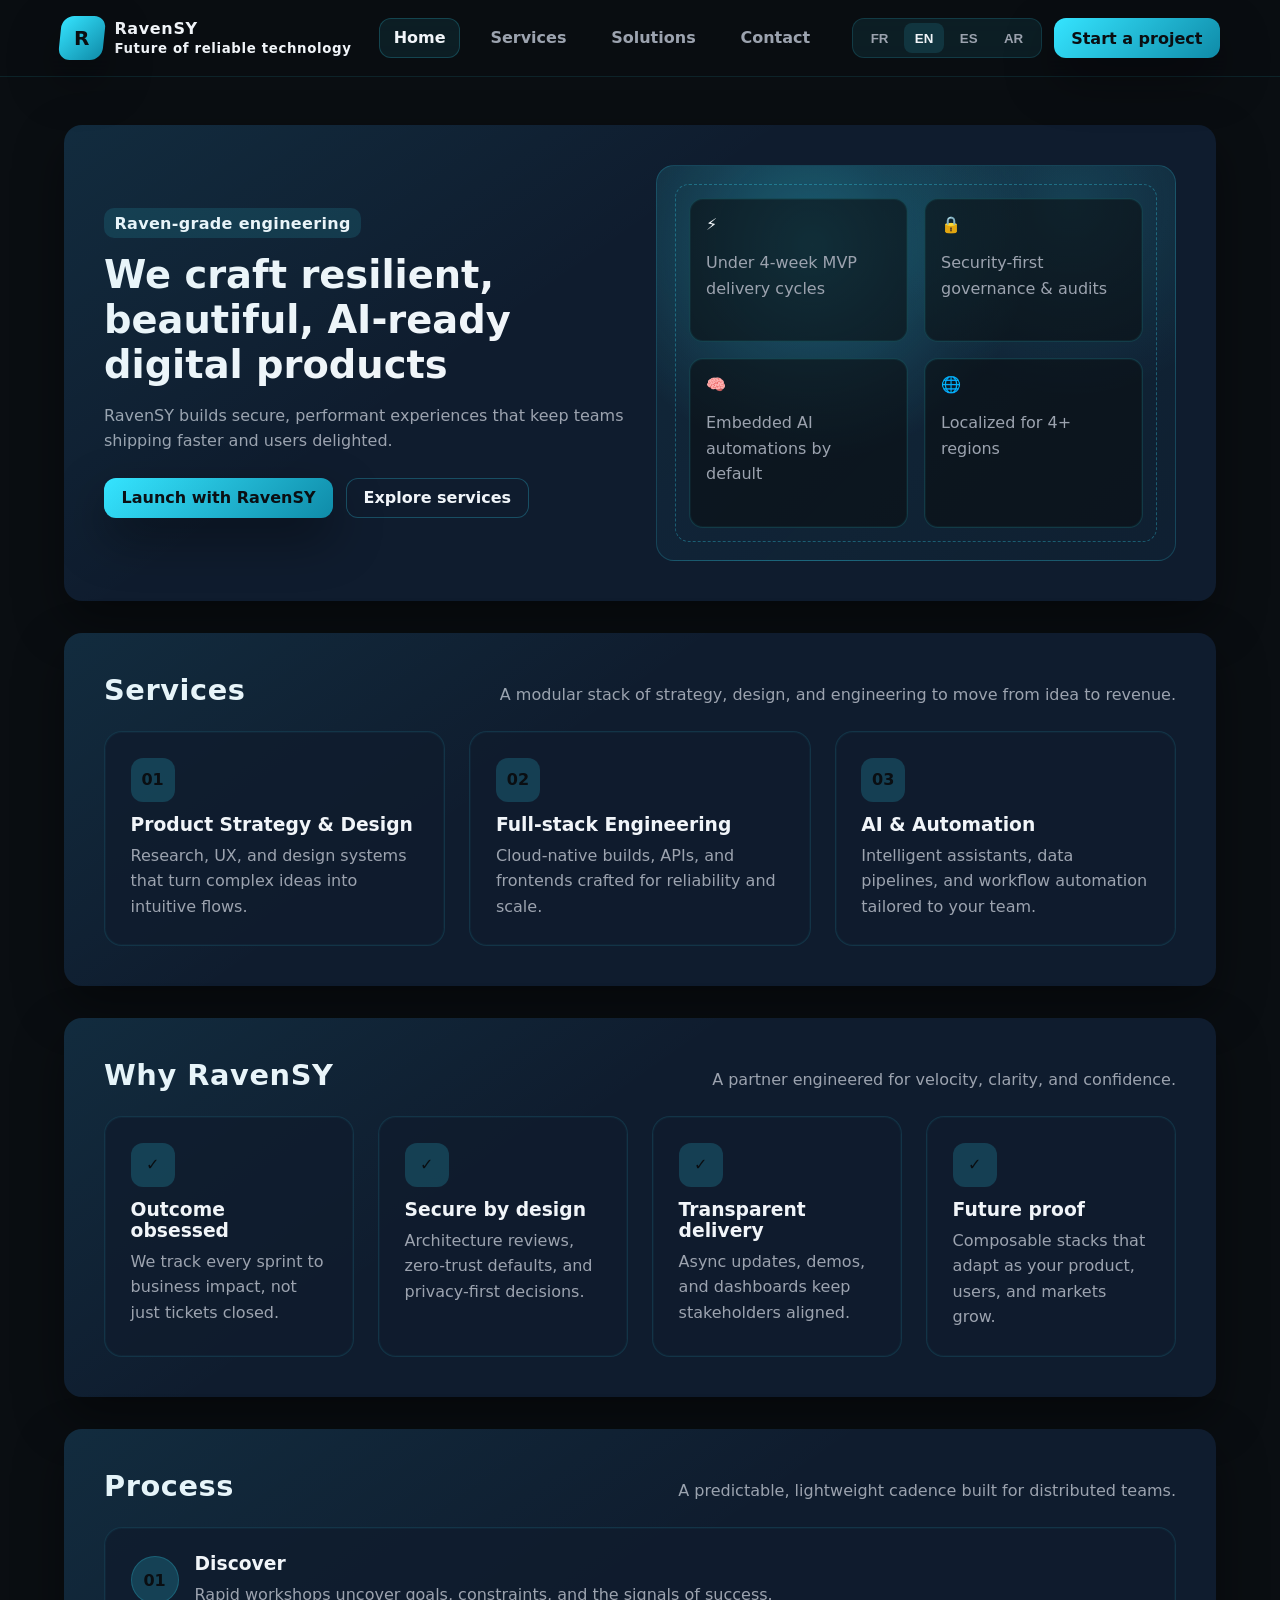
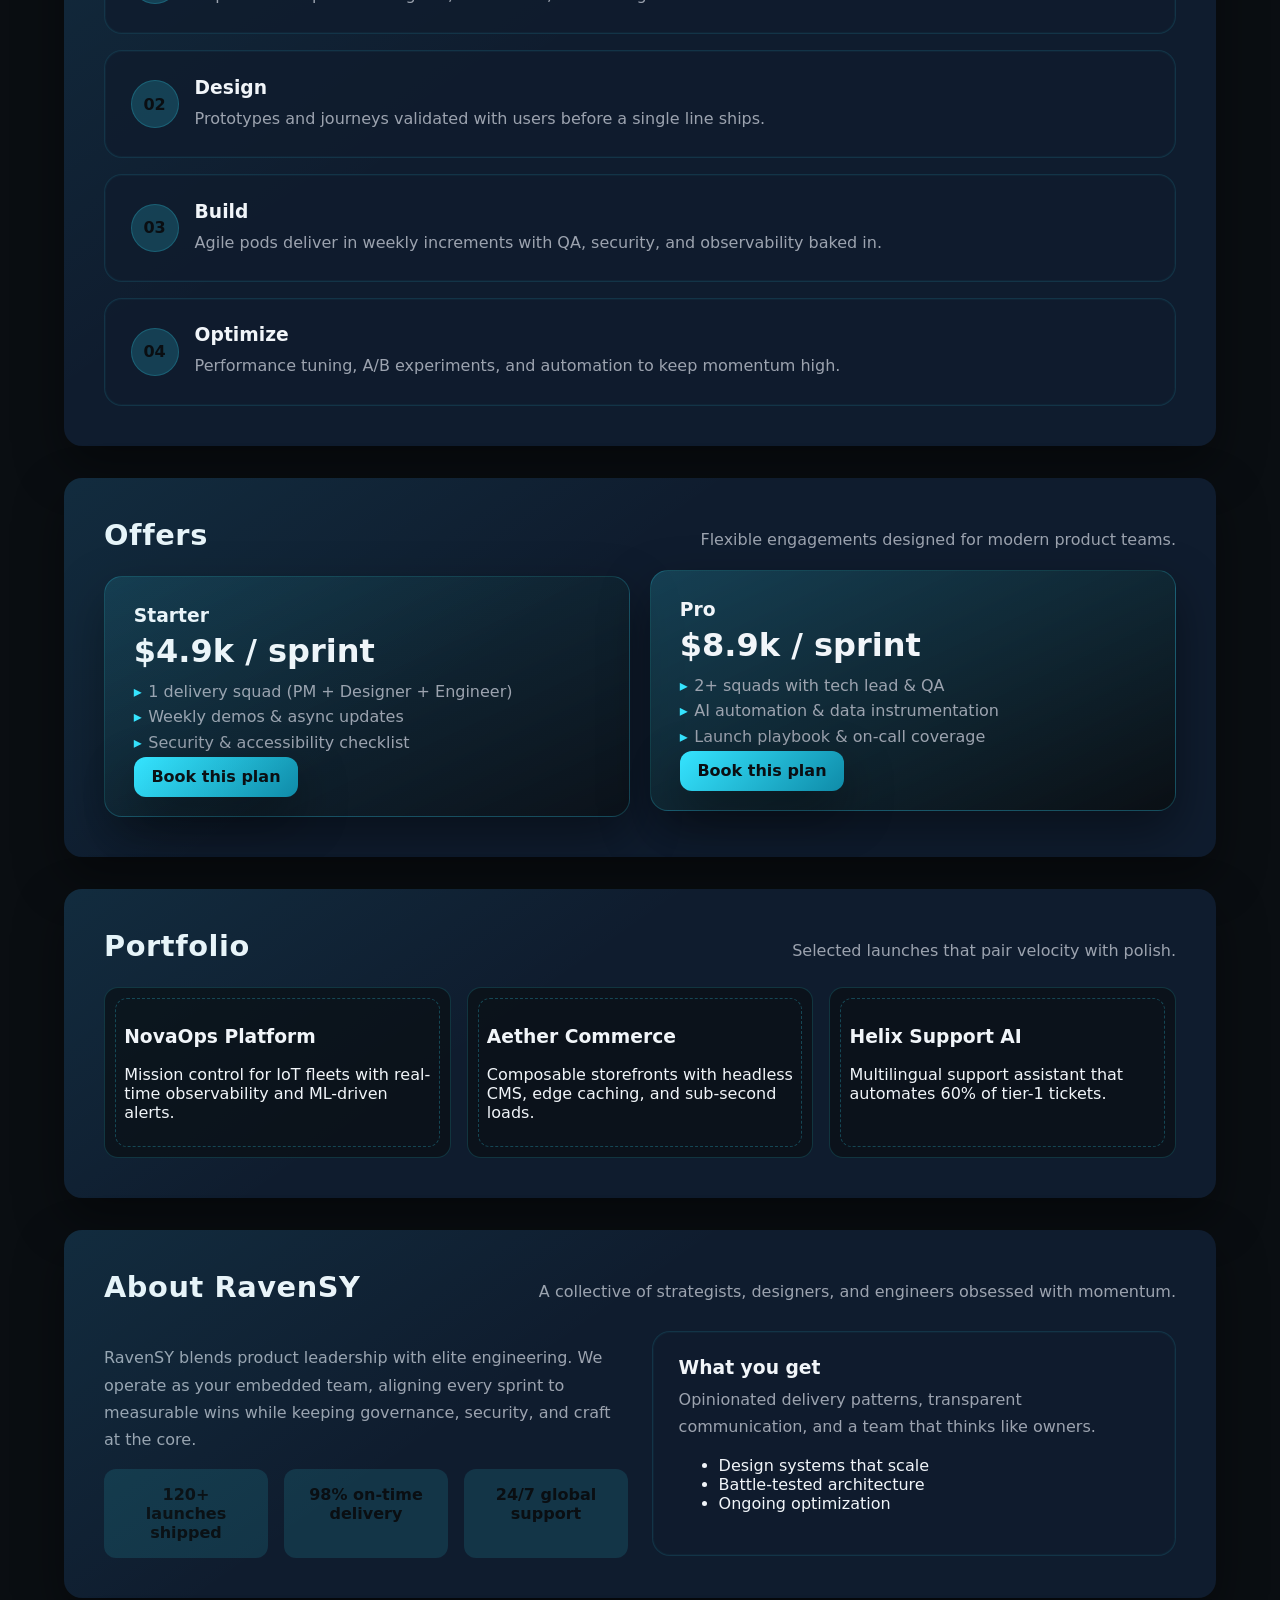
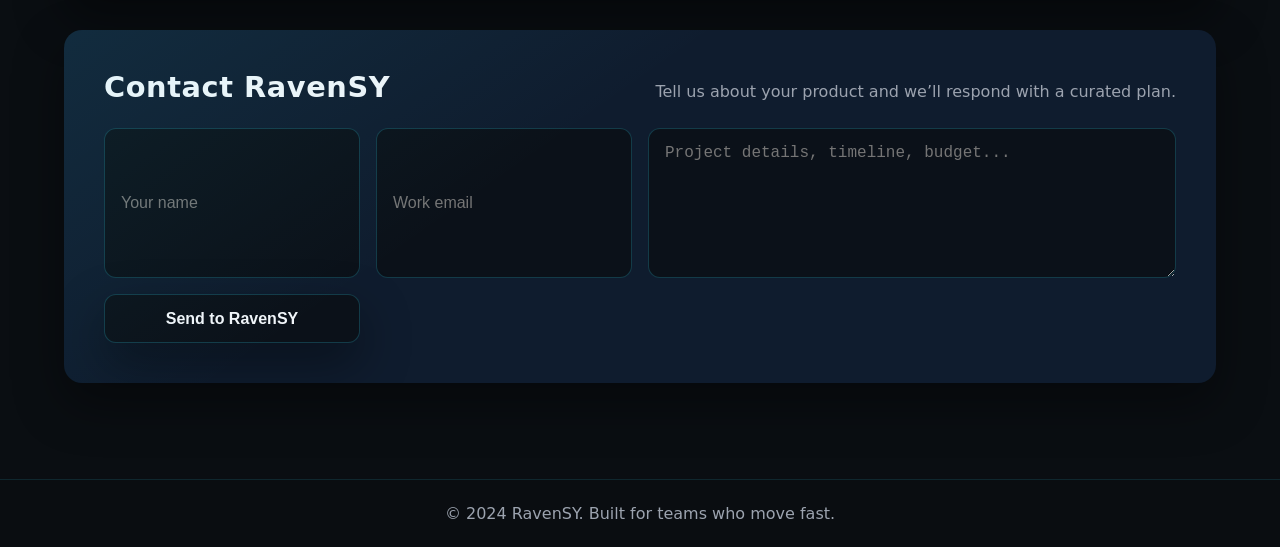
<file: index.html>
<!DOCTYPE html>
<html lang="en">
  <head>
    <meta charset="UTF-8" />
    <meta name="viewport" content="width=device-width, initial-scale=1.0" />
    <title>RavenSY | Future-forward Tech Agency</title>
    <link rel="stylesheet" href="assets/css/style.css" />
  </head>
  <body>
    <header>
      <div class="navbar">
        <div class="brand">
          <div class="brand-icon"><span>R</span></div>
          <div>
            <div>RavenSY</div>
            <small data-i18n="nav.tagline">Future of reliable technology</small>
          </div>
        </div>
        <button class="menu-toggle" aria-label="Toggle menu">☰</button>
        <nav>
          <ul>
            <li><a href="index.html" data-i18n="nav.home"></a></li>
            <li><a href="services.html" data-i18n="nav.services"></a></li>
            <li><a href="solutions.html" data-i18n="nav.solutions"></a></li>
            <li><a href="contact.html" data-i18n="nav.contact"></a></li>
          </ul>
        </nav>
        <div class="controls">
          <div class="language-switcher" aria-label="Language selector">
            <button data-lang="fr">FR</button>
            <button data-lang="en">EN</button>
            <button data-lang="es">ES</button>
            <button data-lang="ar">AR</button>
          </div>
          <a class="cta" href="#contact" data-i18n="nav.cta"></a>
        </div>
      </div>
    </header>

    <main>
      <section class="section hero fade-in" id="hero">
        <div>
          <div class="badge" data-i18n="hero.badge"></div>
          <h1 data-i18n="hero.title"></h1>
          <p data-i18n="hero.subtitle"></p>
          <div class="hero-actions">
            <a class="cta" href="#contact" data-i18n="hero.primary"></a>
            <a class="cta" href="#services" style="background: transparent; color: var(--text); box-shadow: inset 0 0 0 1px rgba(53, 228, 255, 0.25);" data-i18n="hero.secondary"></a>
          </div>
        </div>
        <div class="hero-visual">
          <div class="hero-grid">
            <div class="hero-card">
              <div class="icon">⚡</div>
              <p data-i18n="hero.stats.speed"></p>
            </div>
            <div class="hero-card">
              <div class="icon">🔒</div>
              <p data-i18n="hero.stats.security"></p>
            </div>
            <div class="hero-card">
              <div class="icon">🧠</div>
              <p data-i18n="hero.stats.ai"></p>
            </div>
            <div class="hero-card">
              <div class="icon">🌐</div>
              <p data-i18n="hero.stats.global"></p>
            </div>
          </div>
        </div>
      </section>

      <section class="section fade-in" id="services">
        <div class="section-header">
          <h2 class="section-title" data-i18n="services.title"></h2>
          <p class="section-subtitle" data-i18n="services.subtitle"></p>
        </div>
        <div class="grid grid-3">
          <div class="card">
            <div class="icon">01</div>
            <h3 data-i18n="services.card1.title"></h3>
            <p data-i18n="services.card1.desc"></p>
          </div>
          <div class="card">
            <div class="icon">02</div>
            <h3 data-i18n="services.card2.title"></h3>
            <p data-i18n="services.card2.desc"></p>
          </div>
          <div class="card">
            <div class="icon">03</div>
            <h3 data-i18n="services.card3.title"></h3>
            <p data-i18n="services.card3.desc"></p>
          </div>
        </div>
      </section>

      <section class="section fade-in" id="why">
        <div class="section-header">
          <h2 class="section-title" data-i18n="why.title"></h2>
          <p class="section-subtitle" data-i18n="why.subtitle"></p>
        </div>
        <div class="grid grid-4">
          <div class="card">
            <div class="icon">✓</div>
            <h3 data-i18n="why.card1.title"></h3>
            <p data-i18n="why.card1.desc"></p>
          </div>
          <div class="card">
            <div class="icon">✓</div>
            <h3 data-i18n="why.card2.title"></h3>
            <p data-i18n="why.card2.desc"></p>
          </div>
          <div class="card">
            <div class="icon">✓</div>
            <h3 data-i18n="why.card3.title"></h3>
            <p data-i18n="why.card3.desc"></p>
          </div>
          <div class="card">
            <div class="icon">✓</div>
            <h3 data-i18n="why.card4.title"></h3>
            <p data-i18n="why.card4.desc"></p>
          </div>
        </div>
      </section>

      <section class="section fade-in" id="process">
        <div class="section-header">
          <h2 class="section-title" data-i18n="process.title"></h2>
          <p class="section-subtitle" data-i18n="process.subtitle"></p>
        </div>
        <div class="process-steps">
          <div class="card process-step">
            <div>
              <h3 data-i18n="process.step1.title"></h3>
              <p data-i18n="process.step1.desc"></p>
            </div>
          </div>
          <div class="card process-step">
            <div>
              <h3 data-i18n="process.step2.title"></h3>
              <p data-i18n="process.step2.desc"></p>
            </div>
          </div>
          <div class="card process-step">
            <div>
              <h3 data-i18n="process.step3.title"></h3>
              <p data-i18n="process.step3.desc"></p>
            </div>
          </div>
          <div class="card process-step">
            <div>
              <h3 data-i18n="process.step4.title"></h3>
              <p data-i18n="process.step4.desc"></p>
            </div>
          </div>
        </div>
      </section>

      <section class="section fade-in" id="offers">
        <div class="section-header">
          <h2 class="section-title" data-i18n="offers.title"></h2>
          <p class="section-subtitle" data-i18n="offers.subtitle"></p>
        </div>
        <div class="offers">
          <div class="offer">
            <h3 data-i18n="offers.starter.title"></h3>
            <p class="price" data-i18n="offers.starter.price"></p>
            <ul>
              <li data-i18n="offers.starter.point1"></li>
              <li data-i18n="offers.starter.point2"></li>
              <li data-i18n="offers.starter.point3"></li>
            </ul>
            <a class="cta" href="#contact" data-i18n="offers.cta"></a>
          </div>
          <div class="offer highlight">
            <h3 data-i18n="offers.pro.title"></h3>
            <p class="price" data-i18n="offers.pro.price"></p>
            <ul>
              <li data-i18n="offers.pro.point1"></li>
              <li data-i18n="offers.pro.point2"></li>
              <li data-i18n="offers.pro.point3"></li>
            </ul>
            <a class="cta" href="#contact" data-i18n="offers.cta"></a>
          </div>
        </div>
      </section>

      <section class="section fade-in" id="portfolio">
        <div class="section-header">
          <h2 class="section-title" data-i18n="portfolio.title"></h2>
          <p class="section-subtitle" data-i18n="portfolio.subtitle"></p>
        </div>
        <div class="portfolio">
          <div class="portfolio-item">
            <h3 data-i18n="portfolio.item1.title"></h3>
            <p data-i18n="portfolio.item1.desc"></p>
          </div>
          <div class="portfolio-item">
            <h3 data-i18n="portfolio.item2.title"></h3>
            <p data-i18n="portfolio.item2.desc"></p>
          </div>
          <div class="portfolio-item">
            <h3 data-i18n="portfolio.item3.title"></h3>
            <p data-i18n="portfolio.item3.desc"></p>
          </div>
        </div>
      </section>

      <section class="section fade-in" id="about">
        <div class="section-header">
          <h2 class="section-title" data-i18n="about.title"></h2>
          <p class="section-subtitle" data-i18n="about.subtitle"></p>
        </div>
        <div class="about">
          <div>
            <p data-i18n="about.copy"></p>
            <div class="stats">
              <div class="stat-card" data-i18n="about.stat1"></div>
              <div class="stat-card" data-i18n="about.stat2"></div>
              <div class="stat-card" data-i18n="about.stat3"></div>
            </div>
          </div>
          <div class="card">
            <h3 data-i18n="about.side.title"></h3>
            <p data-i18n="about.side.desc"></p>
            <ul>
              <li data-i18n="about.side.point1"></li>
              <li data-i18n="about.side.point2"></li>
              <li data-i18n="about.side.point3"></li>
            </ul>
          </div>
        </div>
      </section>

      <section class="section fade-in" id="contact">
        <div class="section-header">
          <h2 class="section-title" data-i18n="contact.title"></h2>
          <p class="section-subtitle" data-i18n="contact.subtitle"></p>
        </div>
        <form class="contact-form" action="https://formsubmit.co/contact@ravensy.com" method="POST">
          <input type="hidden" name="_captcha" value="false" />
          <input type="text" name="name" required data-i18n-placeholder="contact.name" />
          <input type="email" name="email" required data-i18n-placeholder="contact.email" />
          <textarea name="message" required data-i18n-placeholder="contact.message"></textarea>
          <input class="cta" type="submit" data-i18n-value="contact.submit" />
        </form>
      </section>
    </main>

    <footer class="footer" data-i18n="footer"></footer>

    <script src="assets/js/menu.js"></script>
    <script src="assets/js/animations.js"></script>
    <script src="assets/js/language.js"></script>
  </body>
</html>
</file>
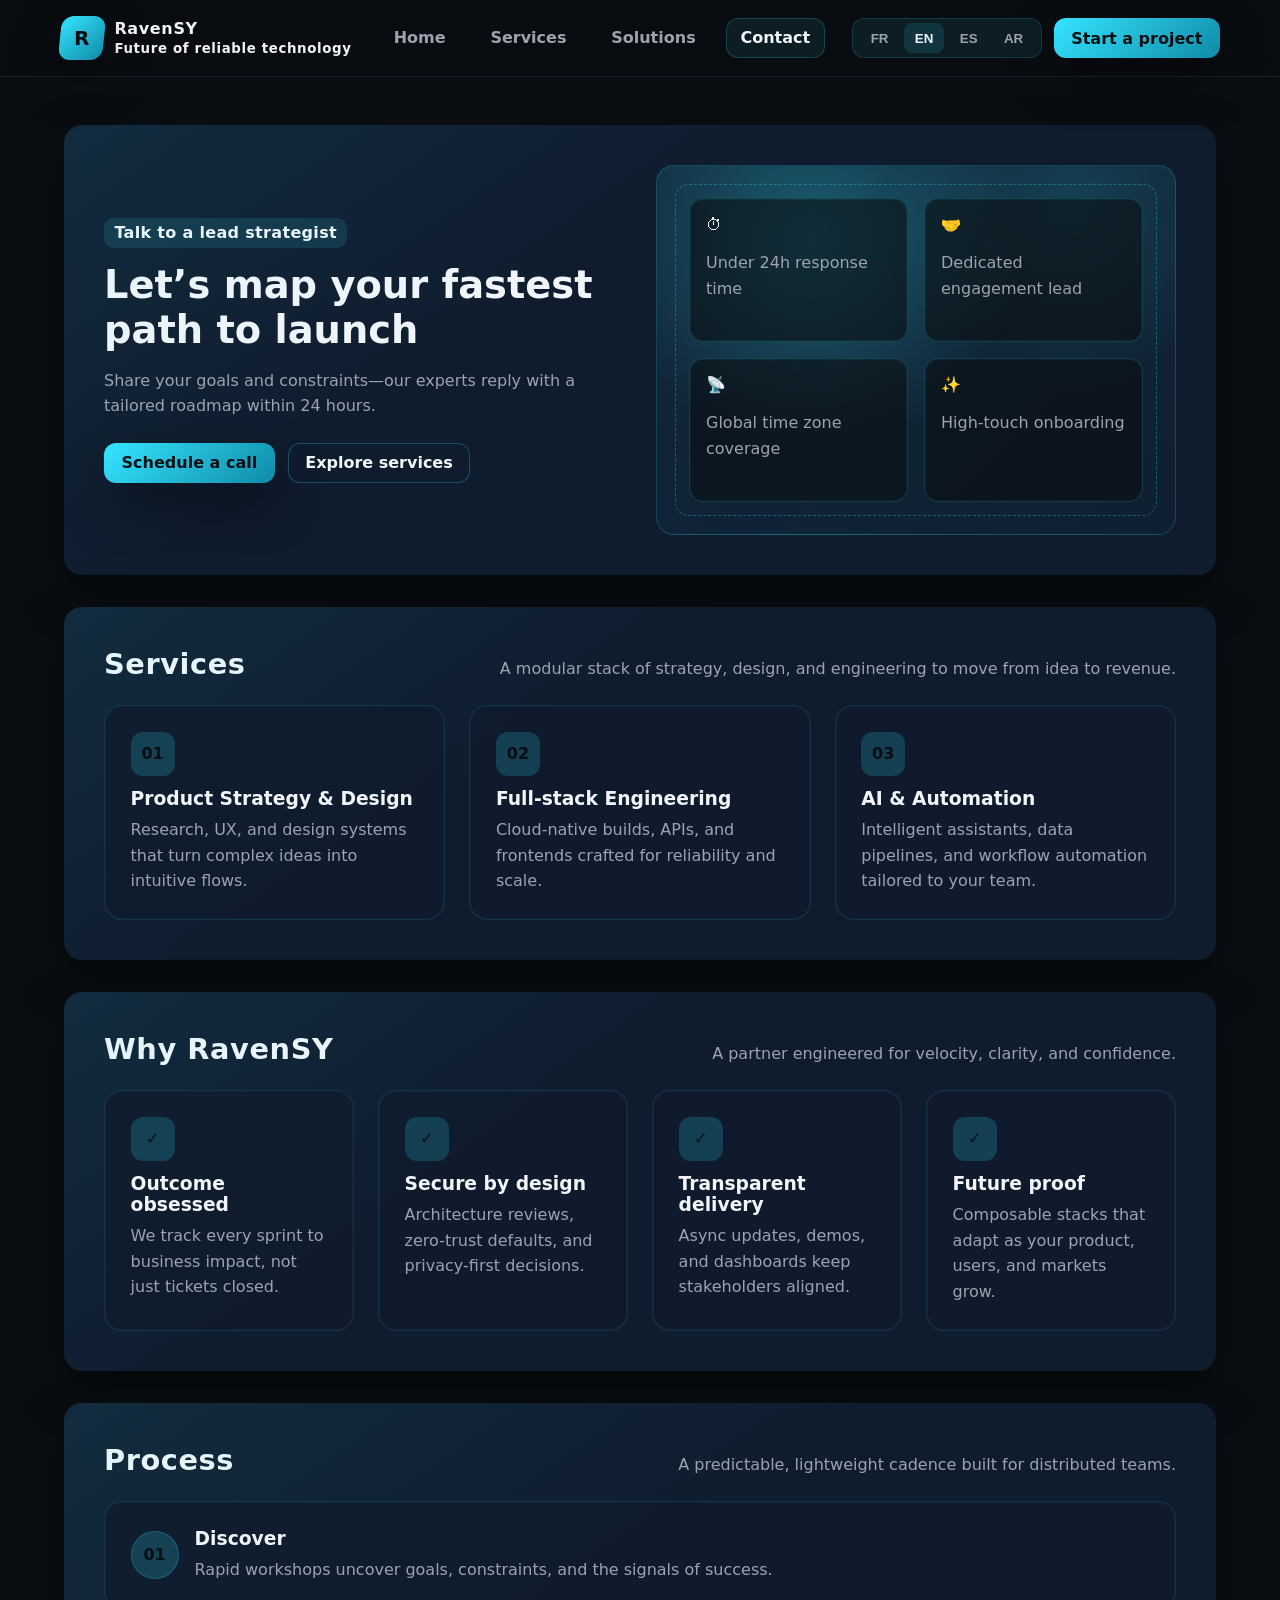
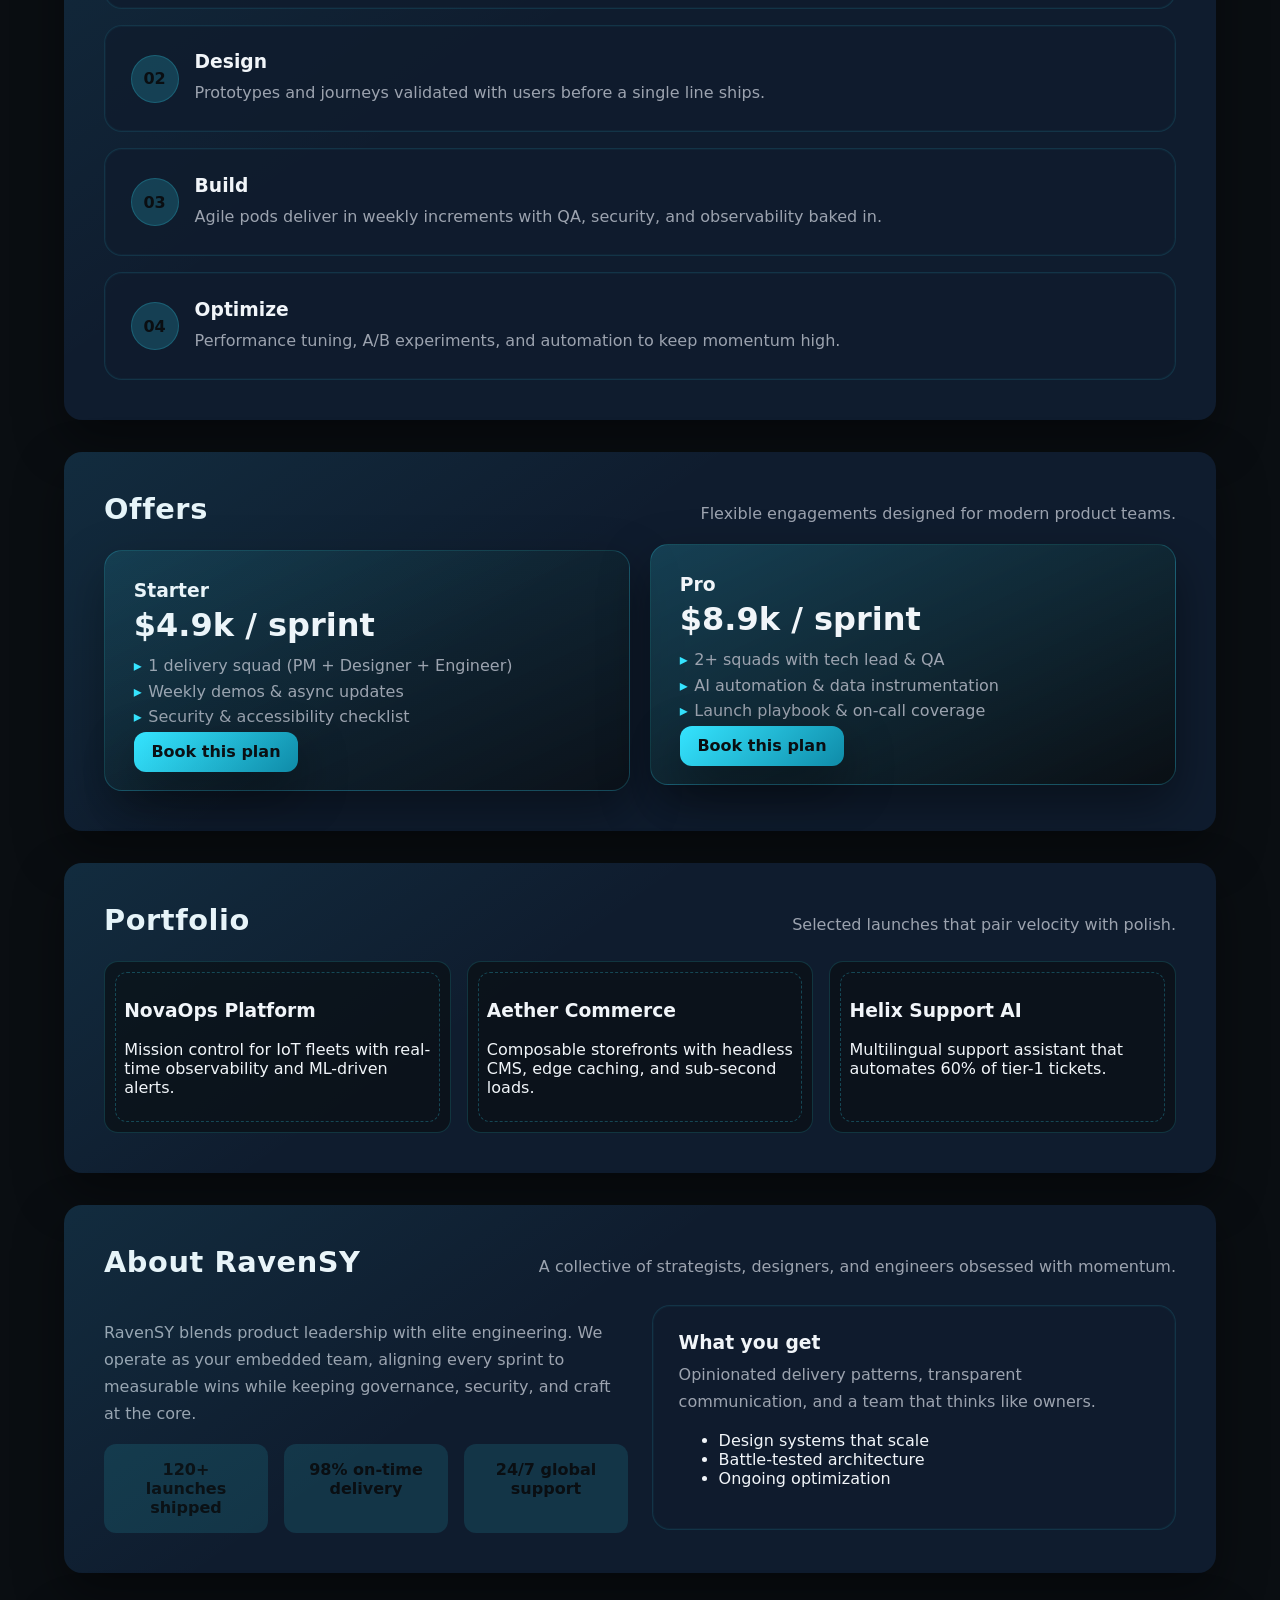
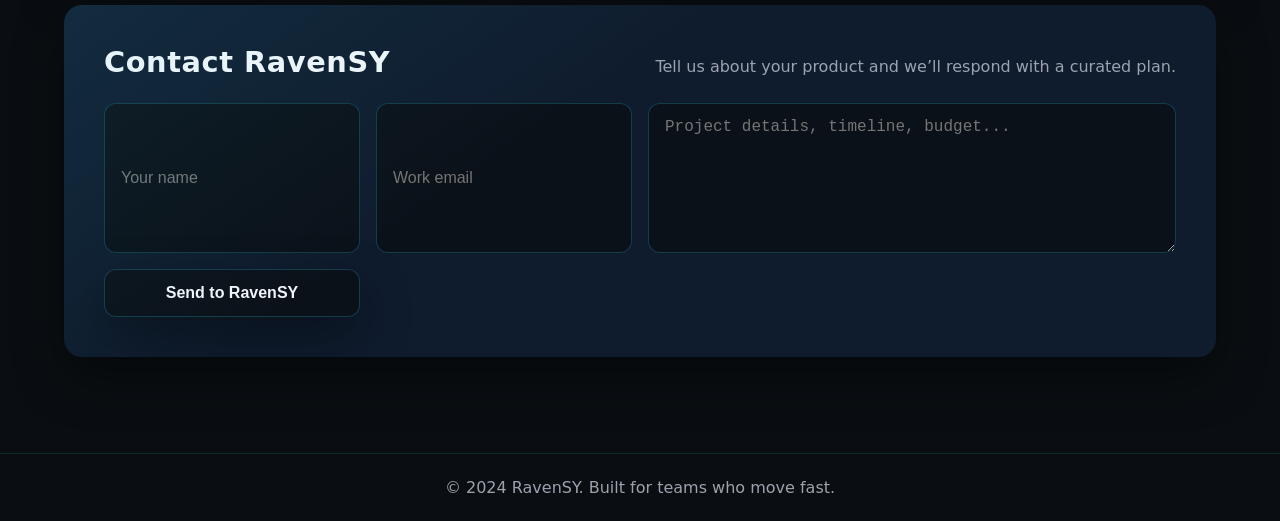
<file: contact.html>
<!DOCTYPE html>
<html lang="en">
  <head>
    <meta charset="UTF-8" />
    <meta name="viewport" content="width=device-width, initial-scale=1.0" />
    <title>RavenSY | Contact</title>
    <link rel="stylesheet" href="assets/css/style.css" />
  </head>
  <body>
    <header>
      <div class="navbar">
        <div class="brand">
          <div class="brand-icon"><span>R</span></div>
          <div>
            <div>RavenSY</div>
            <small data-i18n="nav.tagline">Future of reliable technology</small>
          </div>
        </div>
        <button class="menu-toggle" aria-label="Toggle menu">☰</button>
        <nav>
          <ul>
            <li><a href="index.html" data-i18n="nav.home"></a></li>
            <li><a href="services.html" data-i18n="nav.services"></a></li>
            <li><a href="solutions.html" data-i18n="nav.solutions"></a></li>
            <li><a href="contact.html" data-i18n="nav.contact"></a></li>
          </ul>
        </nav>
        <div class="controls">
          <div class="language-switcher" aria-label="Language selector">
            <button data-lang="fr">FR</button>
            <button data-lang="en">EN</button>
            <button data-lang="es">ES</button>
            <button data-lang="ar">AR</button>
          </div>
          <a class="cta" href="#contact" data-i18n="nav.cta"></a>
        </div>
      </div>
    </header>

    <main>
      <section class="section hero fade-in" id="hero">
        <div>
          <div class="badge" data-i18n="contact.hero.badge"></div>
          <h1 data-i18n="contact.hero.title"></h1>
          <p data-i18n="contact.hero.subtitle"></p>
          <div class="hero-actions">
            <a class="cta" href="#contact" data-i18n="contact.hero.primary"></a>
            <a class="cta" href="#offers" style="background: transparent; color: var(--text); box-shadow: inset 0 0 0 1px rgba(53, 228, 255, 0.25);" data-i18n="hero.secondary"></a>
          </div>
        </div>
        <div class="hero-visual">
          <div class="hero-grid">
            <div class="hero-card">
              <div class="icon">⏱</div>
              <p data-i18n="contact.hero.stat1"></p>
            </div>
            <div class="hero-card">
              <div class="icon">🤝</div>
              <p data-i18n="contact.hero.stat2"></p>
            </div>
            <div class="hero-card">
              <div class="icon">📡</div>
              <p data-i18n="contact.hero.stat3"></p>
            </div>
            <div class="hero-card">
              <div class="icon">✨</div>
              <p data-i18n="contact.hero.stat4"></p>
            </div>
          </div>
        </div>
      </section>

      <section class="section fade-in" id="services">
        <div class="section-header">
          <h2 class="section-title" data-i18n="services.title"></h2>
          <p class="section-subtitle" data-i18n="services.subtitle"></p>
        </div>
        <div class="grid grid-3">
          <div class="card">
            <div class="icon">01</div>
            <h3 data-i18n="services.card1.title"></h3>
            <p data-i18n="services.card1.desc"></p>
          </div>
          <div class="card">
            <div class="icon">02</div>
            <h3 data-i18n="services.card2.title"></h3>
            <p data-i18n="services.card2.desc"></p>
          </div>
          <div class="card">
            <div class="icon">03</div>
            <h3 data-i18n="services.card3.title"></h3>
            <p data-i18n="services.card3.desc"></p>
          </div>
        </div>
      </section>

      <section class="section fade-in" id="why">
        <div class="section-header">
          <h2 class="section-title" data-i18n="why.title"></h2>
          <p class="section-subtitle" data-i18n="why.subtitle"></p>
        </div>
        <div class="grid grid-4">
          <div class="card">
            <div class="icon">✓</div>
            <h3 data-i18n="why.card1.title"></h3>
            <p data-i18n="why.card1.desc"></p>
          </div>
          <div class="card">
            <div class="icon">✓</div>
            <h3 data-i18n="why.card2.title"></h3>
            <p data-i18n="why.card2.desc"></p>
          </div>
          <div class="card">
            <div class="icon">✓</div>
            <h3 data-i18n="why.card3.title"></h3>
            <p data-i18n="why.card3.desc"></p>
          </div>
          <div class="card">
            <div class="icon">✓</div>
            <h3 data-i18n="why.card4.title"></h3>
            <p data-i18n="why.card4.desc"></p>
          </div>
        </div>
      </section>

      <section class="section fade-in" id="process">
        <div class="section-header">
          <h2 class="section-title" data-i18n="process.title"></h2>
          <p class="section-subtitle" data-i18n="process.subtitle"></p>
        </div>
        <div class="process-steps">
          <div class="card process-step">
            <div>
              <h3 data-i18n="process.step1.title"></h3>
              <p data-i18n="process.step1.desc"></p>
            </div>
          </div>
          <div class="card process-step">
            <div>
              <h3 data-i18n="process.step2.title"></h3>
              <p data-i18n="process.step2.desc"></p>
            </div>
          </div>
          <div class="card process-step">
            <div>
              <h3 data-i18n="process.step3.title"></h3>
              <p data-i18n="process.step3.desc"></p>
            </div>
          </div>
          <div class="card process-step">
            <div>
              <h3 data-i18n="process.step4.title"></h3>
              <p data-i18n="process.step4.desc"></p>
            </div>
          </div>
        </div>
      </section>

      <section class="section fade-in" id="offers">
        <div class="section-header">
          <h2 class="section-title" data-i18n="offers.title"></h2>
          <p class="section-subtitle" data-i18n="offers.subtitle"></p>
        </div>
        <div class="offers">
          <div class="offer">
            <h3 data-i18n="offers.starter.title"></h3>
            <p class="price" data-i18n="offers.starter.price"></p>
            <ul>
              <li data-i18n="offers.starter.point1"></li>
              <li data-i18n="offers.starter.point2"></li>
              <li data-i18n="offers.starter.point3"></li>
            </ul>
            <a class="cta" href="#contact" data-i18n="offers.cta"></a>
          </div>
          <div class="offer highlight">
            <h3 data-i18n="offers.pro.title"></h3>
            <p class="price" data-i18n="offers.pro.price"></p>
            <ul>
              <li data-i18n="offers.pro.point1"></li>
              <li data-i18n="offers.pro.point2"></li>
              <li data-i18n="offers.pro.point3"></li>
            </ul>
            <a class="cta" href="#contact" data-i18n="offers.cta"></a>
          </div>
        </div>
      </section>

      <section class="section fade-in" id="portfolio">
        <div class="section-header">
          <h2 class="section-title" data-i18n="portfolio.title"></h2>
          <p class="section-subtitle" data-i18n="portfolio.subtitle"></p>
        </div>
        <div class="portfolio">
          <div class="portfolio-item">
            <h3 data-i18n="portfolio.item1.title"></h3>
            <p data-i18n="portfolio.item1.desc"></p>
          </div>
          <div class="portfolio-item">
            <h3 data-i18n="portfolio.item2.title"></h3>
            <p data-i18n="portfolio.item2.desc"></p>
          </div>
          <div class="portfolio-item">
            <h3 data-i18n="portfolio.item3.title"></h3>
            <p data-i18n="portfolio.item3.desc"></p>
          </div>
        </div>
      </section>

      <section class="section fade-in" id="about">
        <div class="section-header">
          <h2 class="section-title" data-i18n="about.title"></h2>
          <p class="section-subtitle" data-i18n="about.subtitle"></p>
        </div>
        <div class="about">
          <div>
            <p data-i18n="about.copy"></p>
            <div class="stats">
              <div class="stat-card" data-i18n="about.stat1"></div>
              <div class="stat-card" data-i18n="about.stat2"></div>
              <div class="stat-card" data-i18n="about.stat3"></div>
            </div>
          </div>
          <div class="card">
            <h3 data-i18n="about.side.title"></h3>
            <p data-i18n="about.side.desc"></p>
            <ul>
              <li data-i18n="about.side.point1"></li>
              <li data-i18n="about.side.point2"></li>
              <li data-i18n="about.side.point3"></li>
            </ul>
          </div>
        </div>
      </section>

      <section class="section fade-in" id="contact">
        <div class="section-header">
          <h2 class="section-title" data-i18n="contact.title"></h2>
          <p class="section-subtitle" data-i18n="contact.subtitle"></p>
        </div>
        <form class="contact-form" action="https://formsubmit.co/contact@ravensy.com" method="POST">
          <input type="hidden" name="_captcha" value="false" />
          <input type="text" name="name" required data-i18n-placeholder="contact.name" />
          <input type="email" name="email" required data-i18n-placeholder="contact.email" />
          <textarea name="message" required data-i18n-placeholder="contact.message"></textarea>
          <input class="cta" type="submit" data-i18n-value="contact.submit" />
        </form>
      </section>
    </main>

    <footer class="footer" data-i18n="footer"></footer>

    <script src="assets/js/menu.js"></script>
    <script src="assets/js/animations.js"></script>
    <script src="assets/js/language.js"></script>
  </body>
</html>
</file>
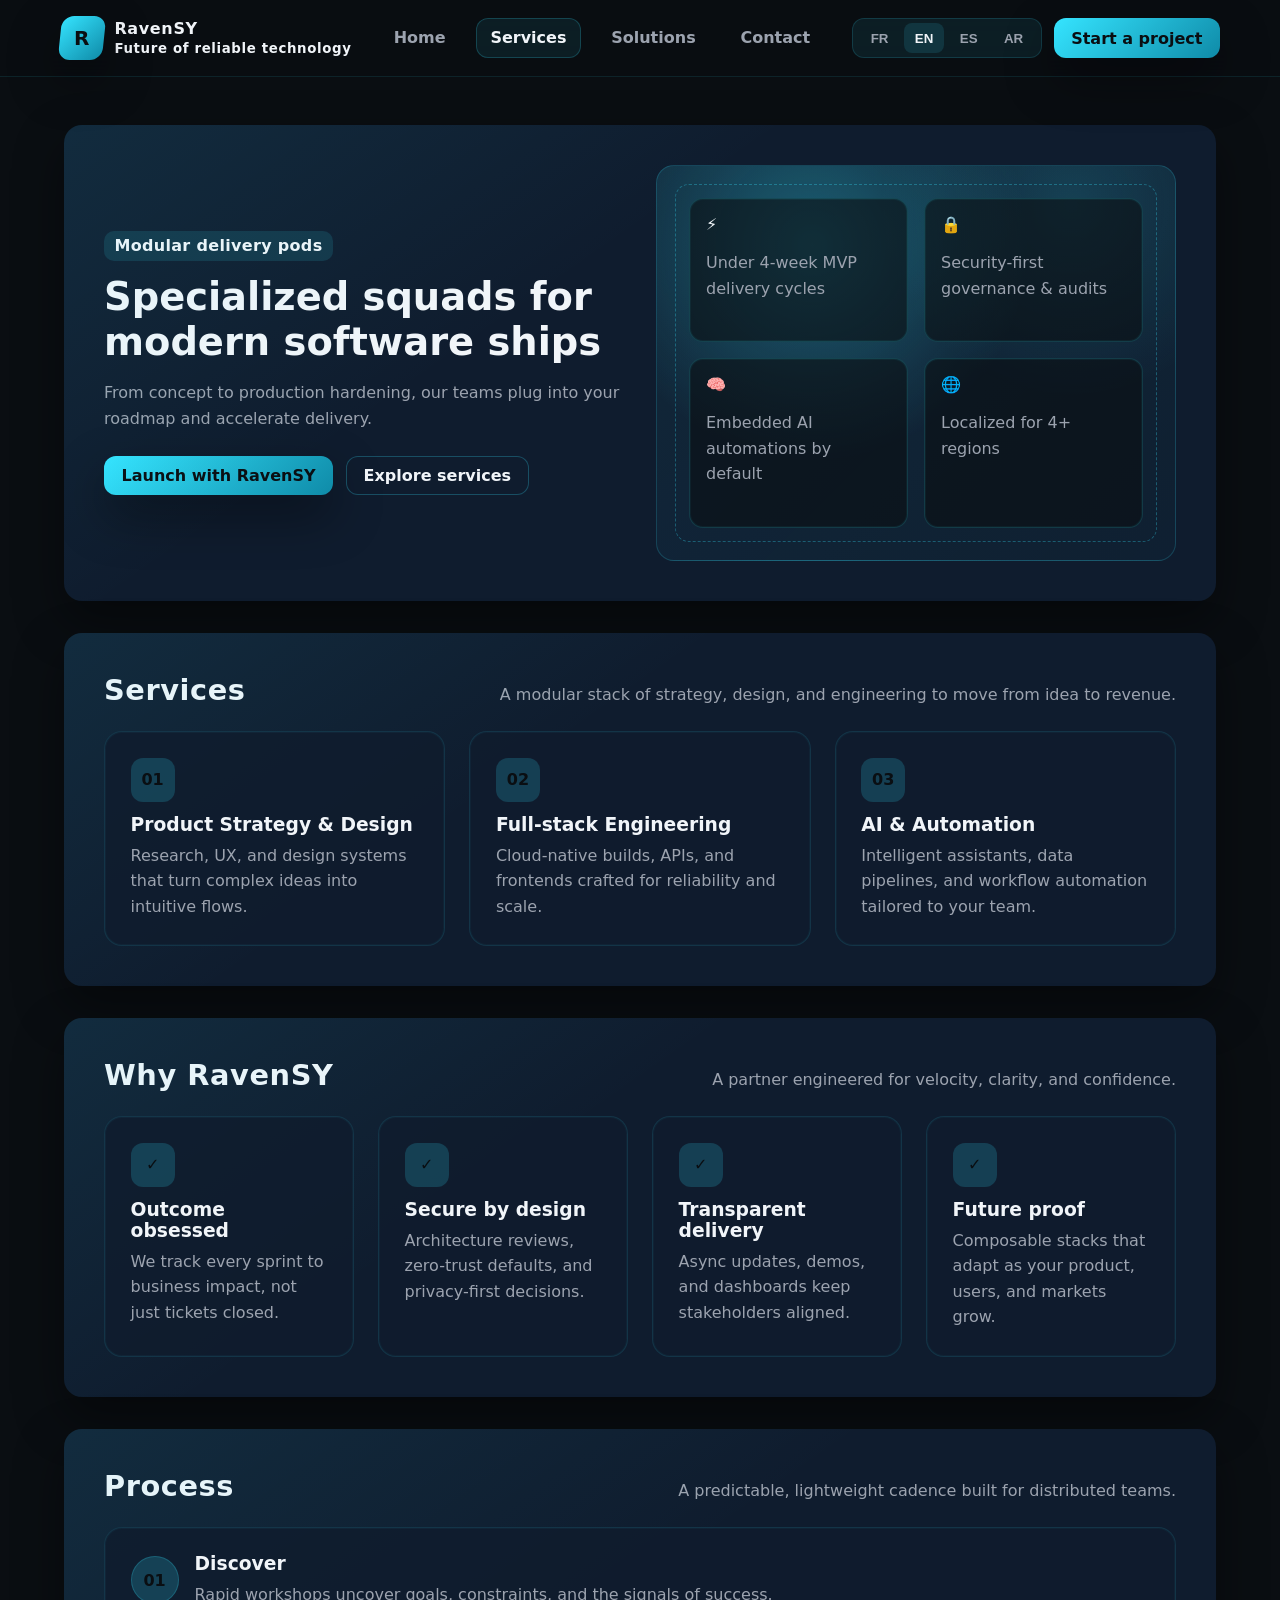
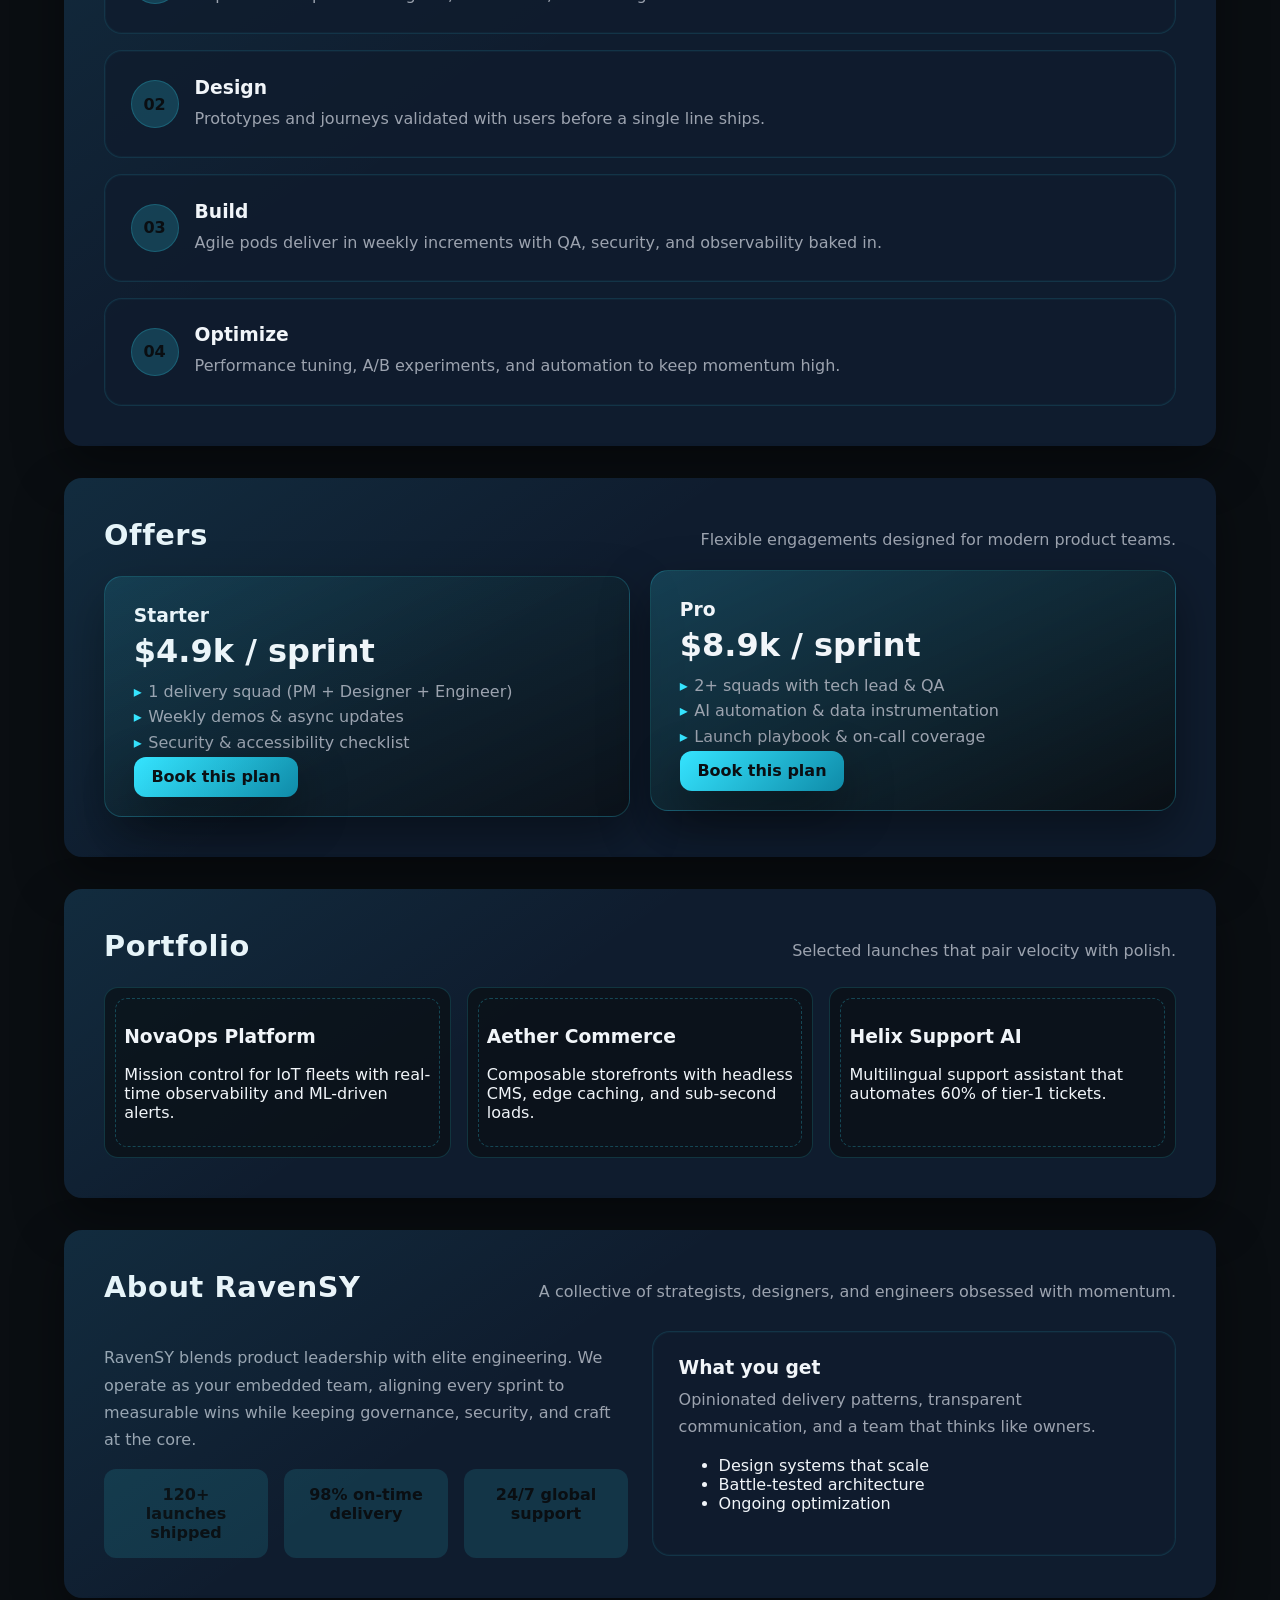
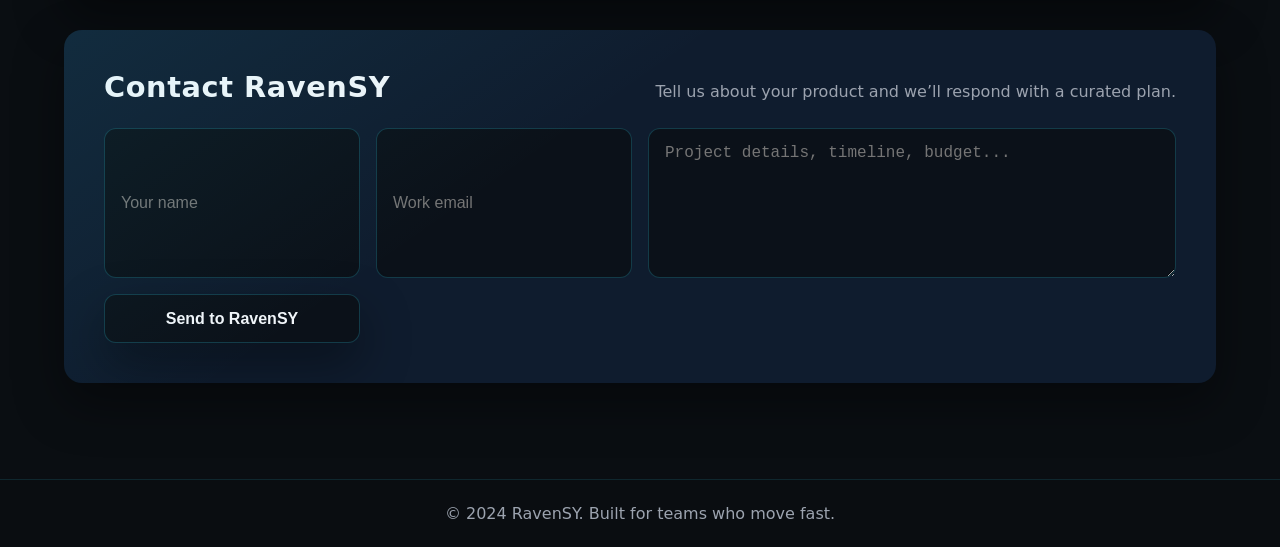
<file: services.html>
<!DOCTYPE html>
<html lang="en">
  <head>
    <meta charset="UTF-8" />
    <meta name="viewport" content="width=device-width, initial-scale=1.0" />
    <title>RavenSY | Services</title>
    <link rel="stylesheet" href="assets/css/style.css" />
  </head>
  <body>
    <header>
      <div class="navbar">
        <div class="brand">
          <div class="brand-icon"><span>R</span></div>
          <div>
            <div>RavenSY</div>
            <small data-i18n="nav.tagline">Future of reliable technology</small>
          </div>
        </div>
        <button class="menu-toggle" aria-label="Toggle menu">☰</button>
        <nav>
          <ul>
            <li><a href="index.html" data-i18n="nav.home"></a></li>
            <li><a href="services.html" data-i18n="nav.services"></a></li>
            <li><a href="solutions.html" data-i18n="nav.solutions"></a></li>
            <li><a href="contact.html" data-i18n="nav.contact"></a></li>
          </ul>
        </nav>
        <div class="controls">
          <div class="language-switcher" aria-label="Language selector">
            <button data-lang="fr">FR</button>
            <button data-lang="en">EN</button>
            <button data-lang="es">ES</button>
            <button data-lang="ar">AR</button>
          </div>
          <a class="cta" href="#contact" data-i18n="nav.cta"></a>
        </div>
      </div>
    </header>

    <main>
      <section class="section hero fade-in" id="hero">
        <div>
          <div class="badge" data-i18n="services.hero.badge"></div>
          <h1 data-i18n="services.hero.title"></h1>
          <p data-i18n="services.hero.subtitle"></p>
          <div class="hero-actions">
            <a class="cta" href="#contact" data-i18n="hero.primary"></a>
            <a class="cta" href="#services" style="background: transparent; color: var(--text); box-shadow: inset 0 0 0 1px rgba(53, 228, 255, 0.25);" data-i18n="hero.secondary"></a>
          </div>
        </div>
        <div class="hero-visual">
          <div class="hero-grid">
            <div class="hero-card">
              <div class="icon">⚡</div>
              <p data-i18n="hero.stats.speed"></p>
            </div>
            <div class="hero-card">
              <div class="icon">🔒</div>
              <p data-i18n="hero.stats.security"></p>
            </div>
            <div class="hero-card">
              <div class="icon">🧠</div>
              <p data-i18n="hero.stats.ai"></p>
            </div>
            <div class="hero-card">
              <div class="icon">🌐</div>
              <p data-i18n="hero.stats.global"></p>
            </div>
          </div>
        </div>
      </section>

      <section class="section fade-in" id="services">
        <div class="section-header">
          <h2 class="section-title" data-i18n="services.title"></h2>
          <p class="section-subtitle" data-i18n="services.subtitle"></p>
        </div>
        <div class="grid grid-3">
          <div class="card">
            <div class="icon">01</div>
            <h3 data-i18n="services.card1.title"></h3>
            <p data-i18n="services.card1.desc"></p>
          </div>
          <div class="card">
            <div class="icon">02</div>
            <h3 data-i18n="services.card2.title"></h3>
            <p data-i18n="services.card2.desc"></p>
          </div>
          <div class="card">
            <div class="icon">03</div>
            <h3 data-i18n="services.card3.title"></h3>
            <p data-i18n="services.card3.desc"></p>
          </div>
        </div>
      </section>

      <section class="section fade-in" id="why">
        <div class="section-header">
          <h2 class="section-title" data-i18n="why.title"></h2>
          <p class="section-subtitle" data-i18n="why.subtitle"></p>
        </div>
        <div class="grid grid-4">
          <div class="card">
            <div class="icon">✓</div>
            <h3 data-i18n="why.card1.title"></h3>
            <p data-i18n="why.card1.desc"></p>
          </div>
          <div class="card">
            <div class="icon">✓</div>
            <h3 data-i18n="why.card2.title"></h3>
            <p data-i18n="why.card2.desc"></p>
          </div>
          <div class="card">
            <div class="icon">✓</div>
            <h3 data-i18n="why.card3.title"></h3>
            <p data-i18n="why.card3.desc"></p>
          </div>
          <div class="card">
            <div class="icon">✓</div>
            <h3 data-i18n="why.card4.title"></h3>
            <p data-i18n="why.card4.desc"></p>
          </div>
        </div>
      </section>

      <section class="section fade-in" id="process">
        <div class="section-header">
          <h2 class="section-title" data-i18n="process.title"></h2>
          <p class="section-subtitle" data-i18n="process.subtitle"></p>
        </div>
        <div class="process-steps">
          <div class="card process-step">
            <div>
              <h3 data-i18n="process.step1.title"></h3>
              <p data-i18n="process.step1.desc"></p>
            </div>
          </div>
          <div class="card process-step">
            <div>
              <h3 data-i18n="process.step2.title"></h3>
              <p data-i18n="process.step2.desc"></p>
            </div>
          </div>
          <div class="card process-step">
            <div>
              <h3 data-i18n="process.step3.title"></h3>
              <p data-i18n="process.step3.desc"></p>
            </div>
          </div>
          <div class="card process-step">
            <div>
              <h3 data-i18n="process.step4.title"></h3>
              <p data-i18n="process.step4.desc"></p>
            </div>
          </div>
        </div>
      </section>

      <section class="section fade-in" id="offers">
        <div class="section-header">
          <h2 class="section-title" data-i18n="offers.title"></h2>
          <p class="section-subtitle" data-i18n="offers.subtitle"></p>
        </div>
        <div class="offers">
          <div class="offer">
            <h3 data-i18n="offers.starter.title"></h3>
            <p class="price" data-i18n="offers.starter.price"></p>
            <ul>
              <li data-i18n="offers.starter.point1"></li>
              <li data-i18n="offers.starter.point2"></li>
              <li data-i18n="offers.starter.point3"></li>
            </ul>
            <a class="cta" href="#contact" data-i18n="offers.cta"></a>
          </div>
          <div class="offer highlight">
            <h3 data-i18n="offers.pro.title"></h3>
            <p class="price" data-i18n="offers.pro.price"></p>
            <ul>
              <li data-i18n="offers.pro.point1"></li>
              <li data-i18n="offers.pro.point2"></li>
              <li data-i18n="offers.pro.point3"></li>
            </ul>
            <a class="cta" href="#contact" data-i18n="offers.cta"></a>
          </div>
        </div>
      </section>

      <section class="section fade-in" id="portfolio">
        <div class="section-header">
          <h2 class="section-title" data-i18n="portfolio.title"></h2>
          <p class="section-subtitle" data-i18n="portfolio.subtitle"></p>
        </div>
        <div class="portfolio">
          <div class="portfolio-item">
            <h3 data-i18n="portfolio.item1.title"></h3>
            <p data-i18n="portfolio.item1.desc"></p>
          </div>
          <div class="portfolio-item">
            <h3 data-i18n="portfolio.item2.title"></h3>
            <p data-i18n="portfolio.item2.desc"></p>
          </div>
          <div class="portfolio-item">
            <h3 data-i18n="portfolio.item3.title"></h3>
            <p data-i18n="portfolio.item3.desc"></p>
          </div>
        </div>
      </section>

      <section class="section fade-in" id="about">
        <div class="section-header">
          <h2 class="section-title" data-i18n="about.title"></h2>
          <p class="section-subtitle" data-i18n="about.subtitle"></p>
        </div>
        <div class="about">
          <div>
            <p data-i18n="about.copy"></p>
            <div class="stats">
              <div class="stat-card" data-i18n="about.stat1"></div>
              <div class="stat-card" data-i18n="about.stat2"></div>
              <div class="stat-card" data-i18n="about.stat3"></div>
            </div>
          </div>
          <div class="card">
            <h3 data-i18n="about.side.title"></h3>
            <p data-i18n="about.side.desc"></p>
            <ul>
              <li data-i18n="about.side.point1"></li>
              <li data-i18n="about.side.point2"></li>
              <li data-i18n="about.side.point3"></li>
            </ul>
          </div>
        </div>
      </section>

      <section class="section fade-in" id="contact">
        <div class="section-header">
          <h2 class="section-title" data-i18n="contact.title"></h2>
          <p class="section-subtitle" data-i18n="contact.subtitle"></p>
        </div>
        <form class="contact-form" action="https://formsubmit.co/contact@ravensy.com" method="POST">
          <input type="hidden" name="_captcha" value="false" />
          <input type="text" name="name" required data-i18n-placeholder="contact.name" />
          <input type="email" name="email" required data-i18n-placeholder="contact.email" />
          <textarea name="message" required data-i18n-placeholder="contact.message"></textarea>
          <input class="cta" type="submit" data-i18n-value="contact.submit" />
        </form>
      </section>
    </main>

    <footer class="footer" data-i18n="footer"></footer>

    <script src="assets/js/menu.js"></script>
    <script src="assets/js/animations.js"></script>
    <script src="assets/js/language.js"></script>
  </body>
</html>
</file>
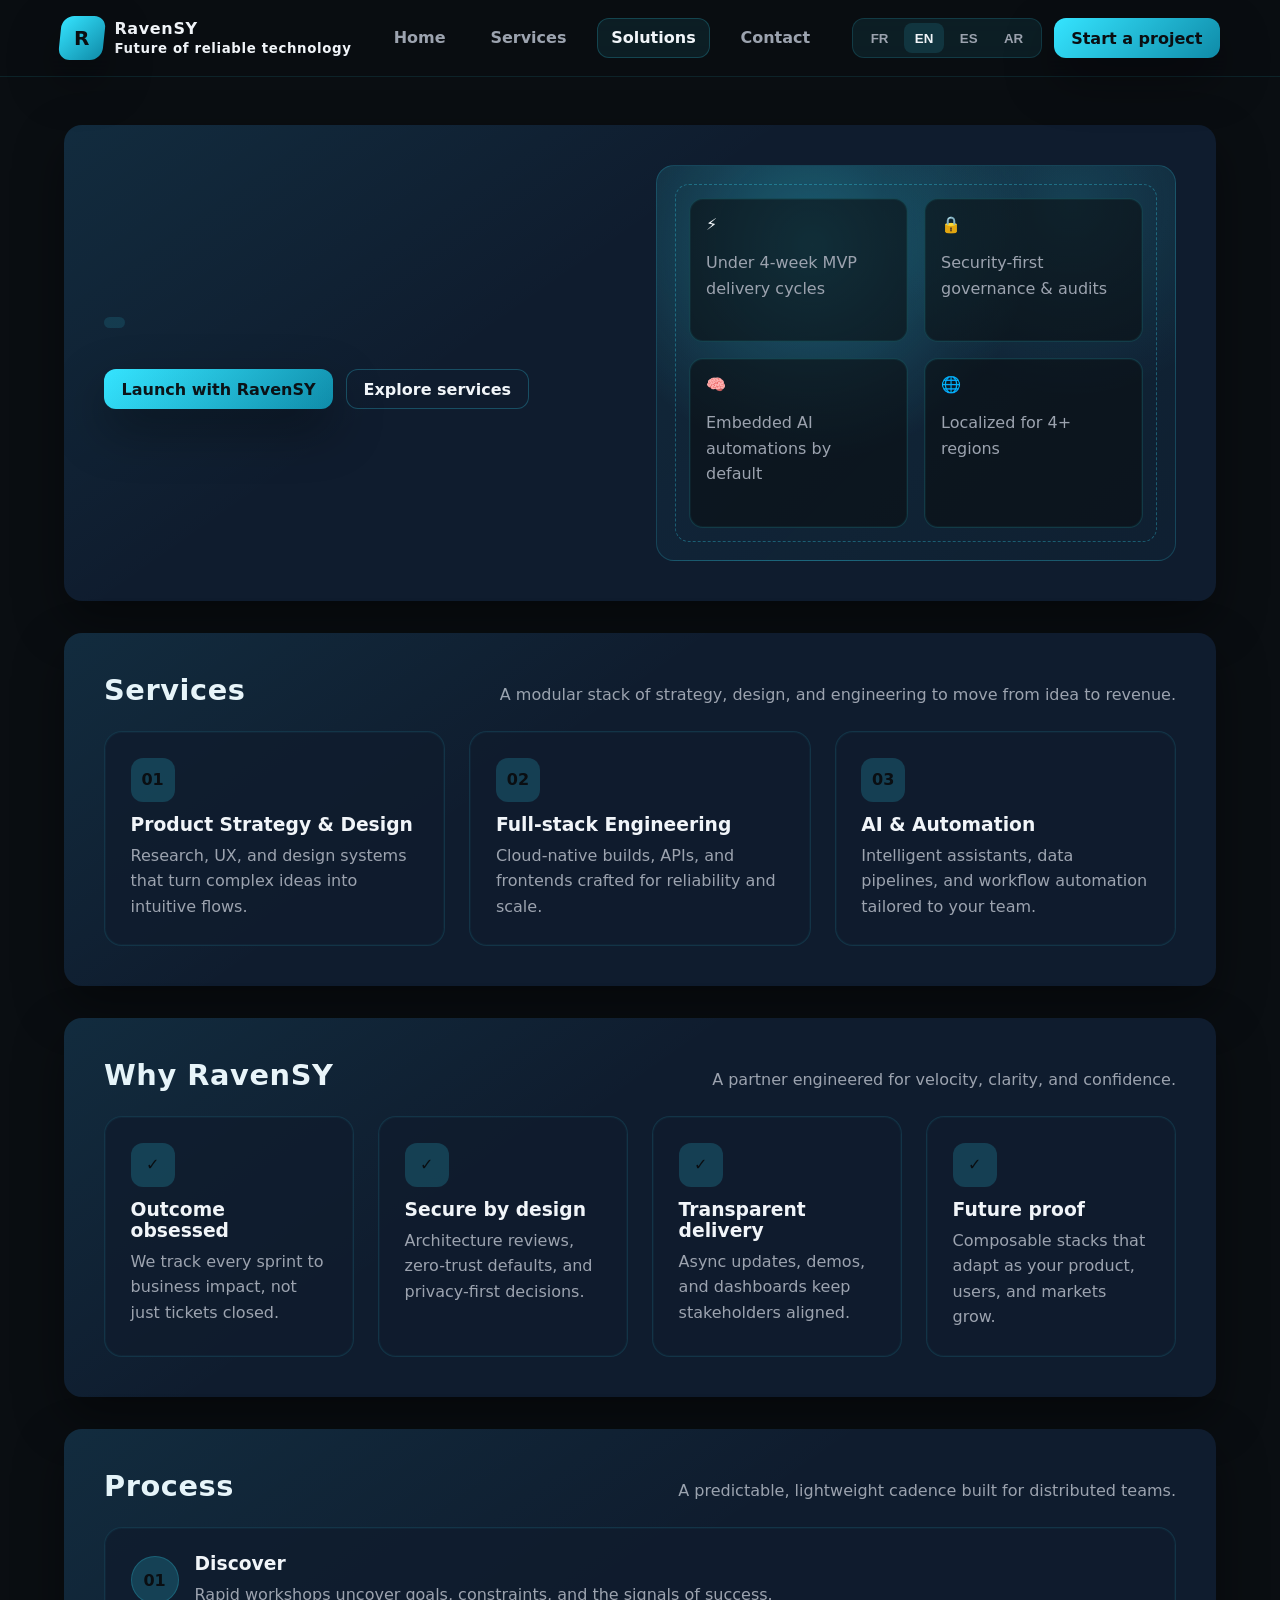
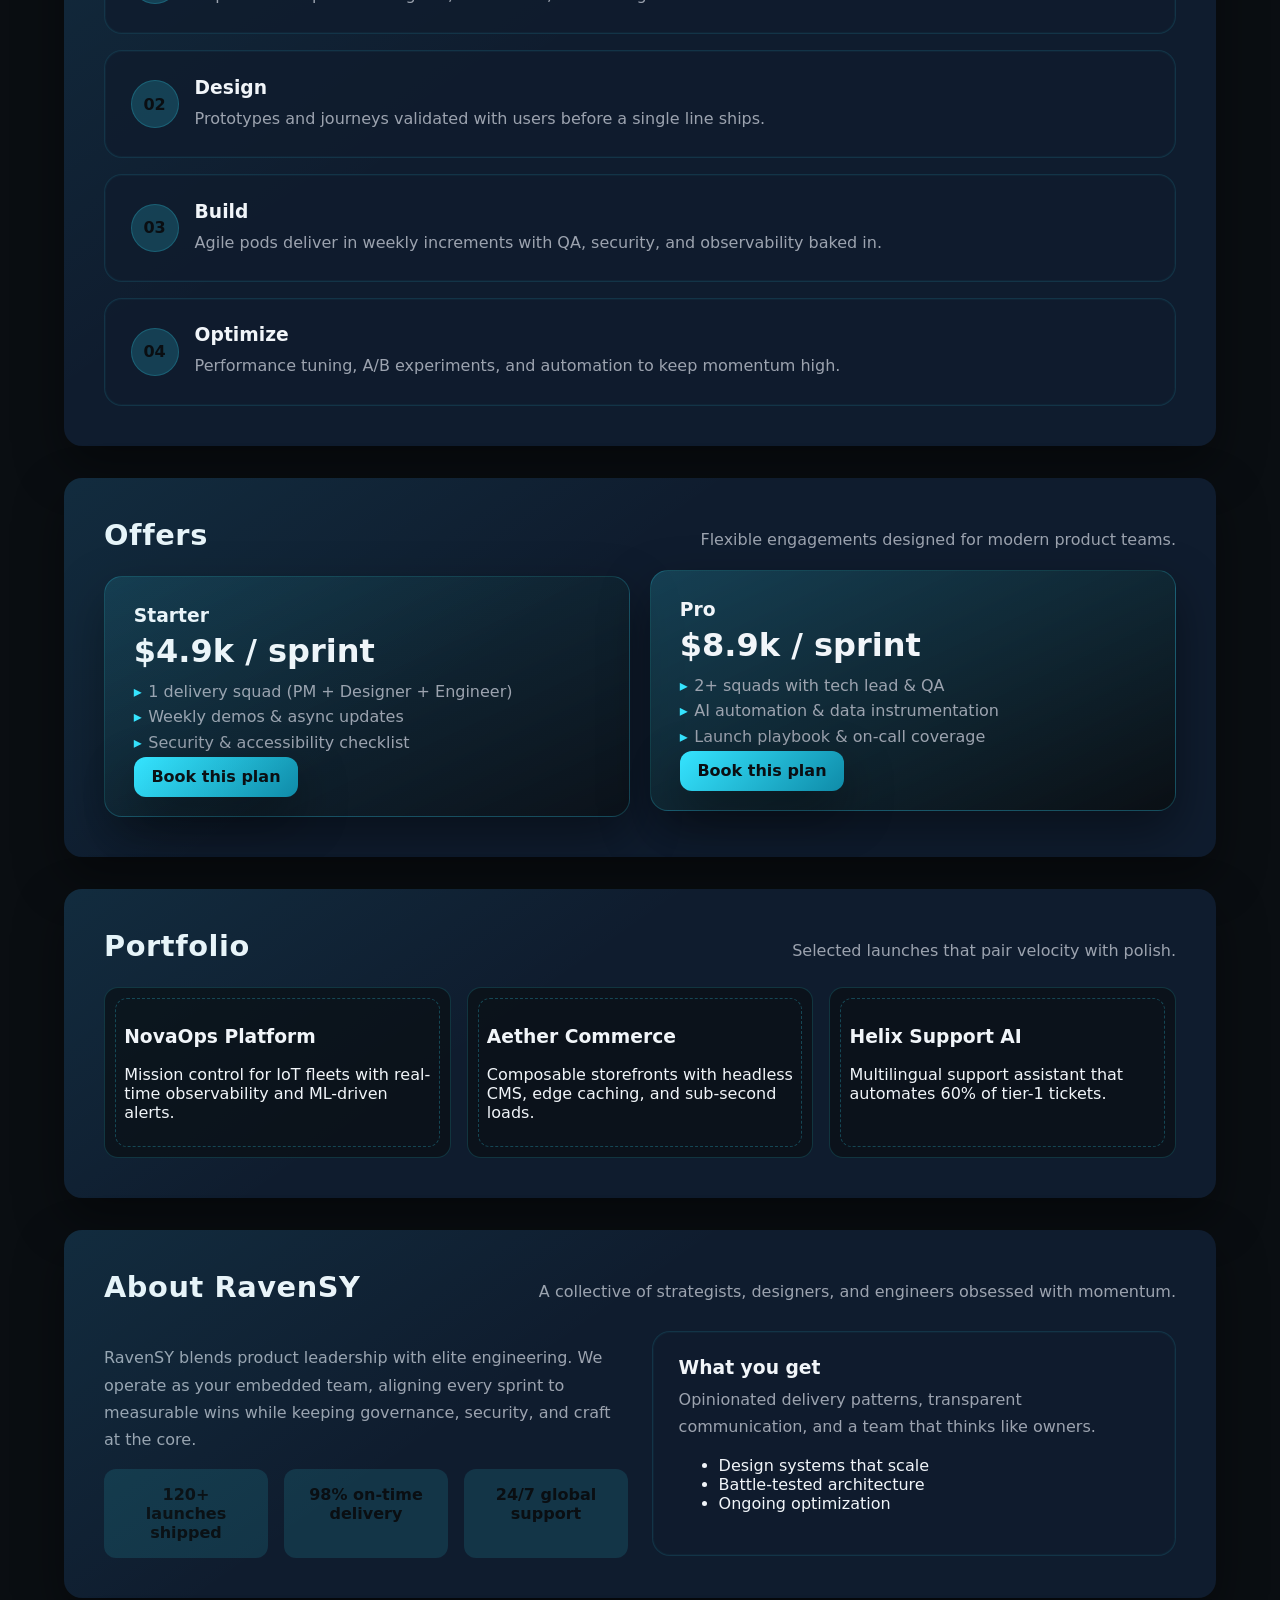
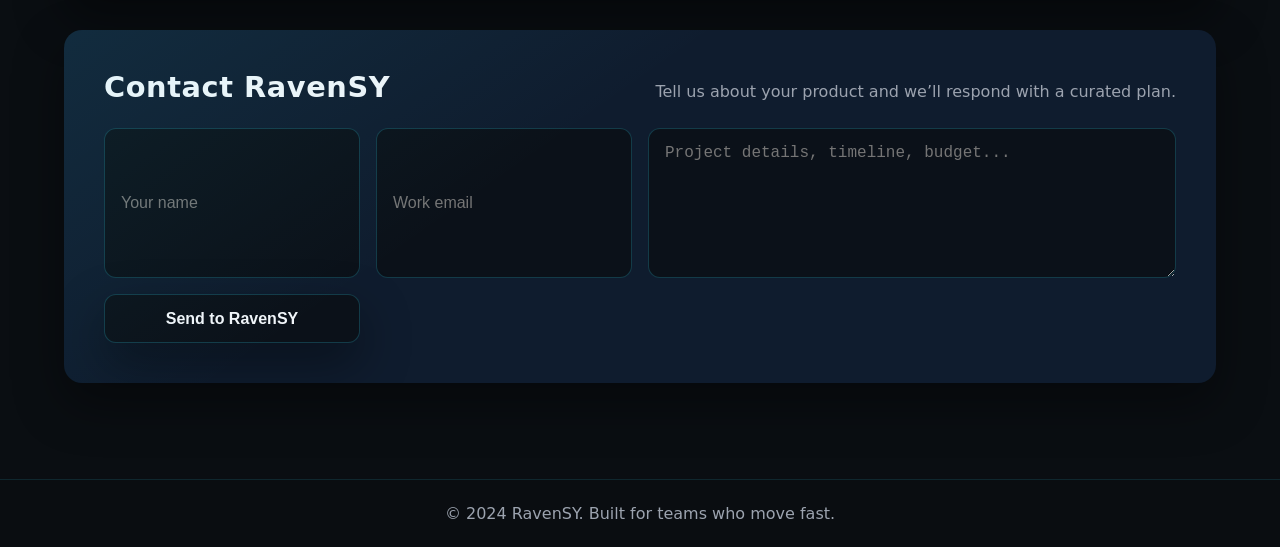
<file: solutions.html>
<!DOCTYPE html>
<html lang="en">
  <head>
    <meta charset="UTF-8" />
    <meta name="viewport" content="width=device-width, initial-scale=1.0" />
    <title>RavenSY | Solutions</title>
    <link rel="stylesheet" href="assets/css/style.css" />
  </head>
  <body>
    <header>
      <div class="navbar">
        <div class="brand">
          <div class="brand-icon"><span>R</span></div>
          <div>
            <div>RavenSY</div>
            <small data-i18n="nav.tagline">Future of reliable technology</small>
          </div>
        </div>
        <button class="menu-toggle" aria-label="Toggle menu">☰</button>
        <nav>
          <ul>
            <li><a href="index.html" data-i18n="nav.home"></a></li>
            <li><a href="services.html" data-i18n="nav.services"></a></li>
            <li><a href="solutions.html" data-i18n="nav.solutions"></a></li>
            <li><a href="contact.html" data-i18n="nav.contact"></a></li>
          </ul>
        </nav>
        <div class="controls">
          <div class="language-switcher" aria-label="Language selector">
            <button data-lang="fr">FR</button>
            <button data-lang="en">EN</button>
            <button data-lang="es">ES</button>
            <button data-lang="ar">AR</button>
          </div>
          <a class="cta" href="#contact" data-i18n="nav.cta"></a>
        </div>
      </div>
    </header>

    <main>
      <section class="section hero fade-in" id="hero">
        <div>
          <div class="badge" data-i18n="solutions.hero.badge"></div>
          <h1 data-i18n="solutions.hero.title"></h1>
          <p data-i18n="solutions.hero.subtitle"></p>
          <div class="hero-actions">
            <a class="cta" href="#contact" data-i18n="hero.primary"></a>
            <a class="cta" href="#services" style="background: transparent; color: var(--text); box-shadow: inset 0 0 0 1px rgba(53, 228, 255, 0.25);" data-i18n="hero.secondary"></a>
          </div>
        </div>
        <div class="hero-visual">
          <div class="hero-grid">
            <div class="hero-card">
              <div class="icon">⚡</div>
              <p data-i18n="hero.stats.speed"></p>
            </div>
            <div class="hero-card">
              <div class="icon">🔒</div>
              <p data-i18n="hero.stats.security"></p>
            </div>
            <div class="hero-card">
              <div class="icon">🧠</div>
              <p data-i18n="hero.stats.ai"></p>
            </div>
            <div class="hero-card">
              <div class="icon">🌐</div>
              <p data-i18n="hero.stats.global"></p>
            </div>
          </div>
        </div>
      </section>

      <section class="section fade-in" id="services">
        <div class="section-header">
          <h2 class="section-title" data-i18n="services.title"></h2>
          <p class="section-subtitle" data-i18n="services.subtitle"></p>
        </div>
        <div class="grid grid-3">
          <div class="card">
            <div class="icon">01</div>
            <h3 data-i18n="services.card1.title"></h3>
            <p data-i18n="services.card1.desc"></p>
          </div>
          <div class="card">
            <div class="icon">02</div>
            <h3 data-i18n="services.card2.title"></h3>
            <p data-i18n="services.card2.desc"></p>
          </div>
          <div class="card">
            <div class="icon">03</div>
            <h3 data-i18n="services.card3.title"></h3>
            <p data-i18n="services.card3.desc"></p>
          </div>
        </div>
      </section>

      <section class="section fade-in" id="why">
        <div class="section-header">
          <h2 class="section-title" data-i18n="why.title"></h2>
          <p class="section-subtitle" data-i18n="why.subtitle"></p>
        </div>
        <div class="grid grid-4">
          <div class="card">
            <div class="icon">✓</div>
            <h3 data-i18n="why.card1.title"></h3>
            <p data-i18n="why.card1.desc"></p>
          </div>
          <div class="card">
            <div class="icon">✓</div>
            <h3 data-i18n="why.card2.title"></h3>
            <p data-i18n="why.card2.desc"></p>
          </div>
          <div class="card">
            <div class="icon">✓</div>
            <h3 data-i18n="why.card3.title"></h3>
            <p data-i18n="why.card3.desc"></p>
          </div>
          <div class="card">
            <div class="icon">✓</div>
            <h3 data-i18n="why.card4.title"></h3>
            <p data-i18n="why.card4.desc"></p>
          </div>
        </div>
      </section>

      <section class="section fade-in" id="process">
        <div class="section-header">
          <h2 class="section-title" data-i18n="process.title"></h2>
          <p class="section-subtitle" data-i18n="process.subtitle"></p>
        </div>
        <div class="process-steps">
          <div class="card process-step">
            <div>
              <h3 data-i18n="process.step1.title"></h3>
              <p data-i18n="process.step1.desc"></p>
            </div>
          </div>
          <div class="card process-step">
            <div>
              <h3 data-i18n="process.step2.title"></h3>
              <p data-i18n="process.step2.desc"></p>
            </div>
          </div>
          <div class="card process-step">
            <div>
              <h3 data-i18n="process.step3.title"></h3>
              <p data-i18n="process.step3.desc"></p>
            </div>
          </div>
          <div class="card process-step">
            <div>
              <h3 data-i18n="process.step4.title"></h3>
              <p data-i18n="process.step4.desc"></p>
            </div>
          </div>
        </div>
      </section>

      <section class="section fade-in" id="offers">
        <div class="section-header">
          <h2 class="section-title" data-i18n="offers.title"></h2>
          <p class="section-subtitle" data-i18n="offers.subtitle"></p>
        </div>
        <div class="offers">
          <div class="offer">
            <h3 data-i18n="offers.starter.title"></h3>
            <p class="price" data-i18n="offers.starter.price"></p>
            <ul>
              <li data-i18n="offers.starter.point1"></li>
              <li data-i18n="offers.starter.point2"></li>
              <li data-i18n="offers.starter.point3"></li>
            </ul>
            <a class="cta" href="#contact" data-i18n="offers.cta"></a>
          </div>
          <div class="offer highlight">
            <h3 data-i18n="offers.pro.title"></h3>
            <p class="price" data-i18n="offers.pro.price"></p>
            <ul>
              <li data-i18n="offers.pro.point1"></li>
              <li data-i18n="offers.pro.point2"></li>
              <li data-i18n="offers.pro.point3"></li>
            </ul>
            <a class="cta" href="#contact" data-i18n="offers.cta"></a>
          </div>
        </div>
      </section>

      <section class="section fade-in" id="portfolio">
        <div class="section-header">
          <h2 class="section-title" data-i18n="portfolio.title"></h2>
          <p class="section-subtitle" data-i18n="portfolio.subtitle"></p>
        </div>
        <div class="portfolio">
          <div class="portfolio-item">
            <h3 data-i18n="portfolio.item1.title"></h3>
            <p data-i18n="portfolio.item1.desc"></p>
          </div>
          <div class="portfolio-item">
            <h3 data-i18n="portfolio.item2.title"></h3>
            <p data-i18n="portfolio.item2.desc"></p>
          </div>
          <div class="portfolio-item">
            <h3 data-i18n="portfolio.item3.title"></h3>
            <p data-i18n="portfolio.item3.desc"></p>
          </div>
        </div>
      </section>

      <section class="section fade-in" id="about">
        <div class="section-header">
          <h2 class="section-title" data-i18n="about.title"></h2>
          <p class="section-subtitle" data-i18n="about.subtitle"></p>
        </div>
        <div class="about">
          <div>
            <p data-i18n="about.copy"></p>
            <div class="stats">
              <div class="stat-card" data-i18n="about.stat1"></div>
              <div class="stat-card" data-i18n="about.stat2"></div>
              <div class="stat-card" data-i18n="about.stat3"></div>
            </div>
          </div>
          <div class="card">
            <h3 data-i18n="about.side.title"></h3>
            <p data-i18n="about.side.desc"></p>
            <ul>
              <li data-i18n="about.side.point1"></li>
              <li data-i18n="about.side.point2"></li>
              <li data-i18n="about.side.point3"></li>
            </ul>
          </div>
        </div>
      </section>

      <section class="section fade-in" id="contact">
        <div class="section-header">
          <h2 class="section-title" data-i18n="contact.title"></h2>
          <p class="section-subtitle" data-i18n="contact.subtitle"></p>
        </div>
        <form class="contact-form" action="https://formsubmit.co/contact@ravensy.com" method="POST">
          <input type="hidden" name="_captcha" value="false" />
          <input type="text" name="name" required data-i18n-placeholder="contact.name" />
          <input type="email" name="email" required data-i18n-placeholder="contact.email" />
          <textarea name="message" required data-i18n-placeholder="contact.message"></textarea>
          <input class="cta" type="submit" data-i18n-value="contact.submit" />
        </form>
      </section>
    </main>

    <footer class="footer" data-i18n="footer"></footer>

    <script src="assets/js/menu.js"></script>
    <script src="assets/js/animations.js"></script>
    <script src="assets/js/language.js"></script>
  </body>
</html>
</file>
<file: assets/css/style.css>
:root {
  --bg: #0a0e12;
  --section: #0f1c2e;
  --accent: #35e4ff;
  --text: #f1f5f9;
  --muted: #9ca3af;
  --card: rgba(15, 28, 46, 0.8);
  --shadow: 0 20px 50px rgba(0, 0, 0, 0.4);
  --radius: 18px;
  --grid-gap: 1.5rem;
}

* {
  box-sizing: border-box;
}

html,
body {
  margin: 0;
  padding: 0;
  background: var(--bg);
  color: var(--text);
  font-family: "Inter", "Segoe UI", system-ui, -apple-system, sans-serif;
  scroll-behavior: smooth;
}

body {
  min-height: 100vh;
}

a {
  color: inherit;
  text-decoration: none;
}

img {
  max-width: 100%;
  display: block;
}

header {
  position: sticky;
  top: 0;
  z-index: 10;
  backdrop-filter: blur(18px);
  background: rgba(10, 14, 18, 0.92);
  border-bottom: 1px solid rgba(53, 228, 255, 0.1);
}

.navbar {
  max-width: 1200px;
  margin: 0 auto;
  display: flex;
  align-items: center;
  justify-content: space-between;
  padding: 1rem 1.25rem;
}

.brand {
  display: flex;
  align-items: center;
  gap: 0.65rem;
  font-weight: 700;
  letter-spacing: 0.04em;
}

.brand-icon {
  width: 44px;
  height: 44px;
  border-radius: 12px;
  background: linear-gradient(135deg, #35e4ff, #0f8ba8);
  display: grid;
  place-items: center;
  box-shadow: var(--shadow);
  transform: skew(-6deg);
}

.brand-icon span {
  transform: skew(6deg);
  font-size: 20px;
  font-weight: 800;
  color: #0a0e12;
}

nav ul {
  list-style: none;
  display: flex;
  gap: 1rem;
  align-items: center;
  padding: 0;
  margin: 0;
}

nav ul li a {
  padding: 0.65rem 0.9rem;
  border-radius: 12px;
  transition: all 0.2s ease;
  color: var(--muted);
  font-weight: 600;
}

nav ul li a:hover,
nav ul li a.active {
  color: var(--text);
  background: rgba(53, 228, 255, 0.08);
  box-shadow: inset 0 0 0 1px rgba(53, 228, 255, 0.2);
}

.controls {
  display: flex;
  align-items: center;
  gap: 0.75rem;
}

.language-switcher {
  display: flex;
  gap: 0.35rem;
  align-items: center;
  background: rgba(53, 228, 255, 0.08);
  padding: 0.35rem 0.5rem;
  border-radius: 12px;
  box-shadow: inset 0 0 0 1px rgba(53, 228, 255, 0.15);
}

.language-switcher button {
  background: transparent;
  border: none;
  color: var(--muted);
  font-weight: 700;
  cursor: pointer;
  padding: 0.45rem 0.65rem;
  border-radius: 8px;
  transition: color 0.2s ease, background 0.2s ease;
}

.language-switcher button.active,
.language-switcher button:hover {
  color: var(--text);
  background: rgba(53, 228, 255, 0.12);
}

.cta {
  background: linear-gradient(135deg, #35e4ff, #0f8ba8);
  color: #0a0e12;
  font-weight: 800;
  padding: 0.65rem 1.1rem;
  border-radius: 12px;
  box-shadow: var(--shadow);
  border: none;
  cursor: pointer;
  transition: transform 0.2s ease, box-shadow 0.2s ease;
}

.cta:hover {
  transform: translateY(-2px);
  box-shadow: 0 25px 40px rgba(53, 228, 255, 0.15);
}

.menu-toggle {
  display: none;
  background: none;
  border: none;
  color: var(--text);
  font-size: 1.5rem;
  cursor: pointer;
}

main {
  max-width: 1200px;
  margin: 0 auto;
  padding: 3rem 1.5rem 4rem;
}

.section {
  background: var(--section);
  border-radius: var(--radius);
  padding: 2.5rem;
  margin-bottom: 2rem;
  box-shadow: var(--shadow);
  position: relative;
  overflow: hidden;
}

.section::before {
  content: "";
  position: absolute;
  inset: 0;
  background: linear-gradient(145deg, rgba(53, 228, 255, 0.08), transparent 40%);
  pointer-events: none;
}

.section-header {
  display: flex;
  align-items: baseline;
  justify-content: space-between;
  gap: 1rem;
  margin-bottom: 1.5rem;
}

.section-title {
  font-size: 1.8rem;
  letter-spacing: 0.02em;
  margin: 0;
}

.section-subtitle {
  color: var(--muted);
  margin: 0;
}

.hero {
  display: grid;
  grid-template-columns: repeat(auto-fit, minmax(280px, 1fr));
  gap: 2rem;
  align-items: center;
}

.hero h1 {
  font-size: clamp(2.2rem, 3vw, 3rem);
  margin: 0 0 1rem;
}

.hero p {
  color: var(--muted);
  line-height: 1.6;
  margin-bottom: 1.5rem;
}

.hero-actions {
  display: flex;
  gap: 0.8rem;
  flex-wrap: wrap;
}

.hero-visual {
  background: radial-gradient(circle at 30% 20%, rgba(53, 228, 255, 0.3), transparent 45%),
    radial-gradient(circle at 80% 10%, rgba(53, 228, 255, 0.15), transparent 35%),
    linear-gradient(135deg, rgba(53, 228, 255, 0.06), rgba(53, 228, 255, 0.02));
  border-radius: var(--radius);
  padding: 2rem;
  border: 1px solid rgba(53, 228, 255, 0.18);
  position: relative;
}

.hero-visual::after {
  content: "";
  position: absolute;
  inset: 18px;
  border-radius: 14px;
  border: 1px dashed rgba(53, 228, 255, 0.3);
  pointer-events: none;
}

.hero-grid {
  display: grid;
  grid-template-columns: repeat(2, minmax(120px, 1fr));
  gap: 1rem;
}

.hero-card {
  background: rgba(10, 14, 18, 0.6);
  border: 1px solid rgba(53, 228, 255, 0.18);
  border-radius: 14px;
  padding: 1rem;
  box-shadow: inset 0 0 0 1px rgba(53, 228, 255, 0.05);
}

.badge {
  display: inline-flex;
  gap: 0.35rem;
  align-items: center;
  padding: 0.35rem 0.65rem;
  background: rgba(53, 228, 255, 0.12);
  color: var(--text);
  border-radius: 10px;
  font-weight: 700;
  letter-spacing: 0.02em;
  margin-bottom: 0.85rem;
}

.grid {
  display: grid;
  gap: var(--grid-gap);
}

.grid-3 {
  grid-template-columns: repeat(auto-fit, minmax(240px, 1fr));
}

.grid-4 {
  grid-template-columns: repeat(auto-fit, minmax(200px, 1fr));
}

.card {
  background: var(--card);
  border-radius: var(--radius);
  padding: 1.6rem;
  border: 1px solid rgba(53, 228, 255, 0.12);
  box-shadow: inset 0 0 0 1px rgba(53, 228, 255, 0.04);
  position: relative;
}

.card .icon {
  width: 44px;
  height: 44px;
  display: grid;
  place-items: center;
  border-radius: 12px;
  background: rgba(53, 228, 255, 0.18);
  color: #0a0e12;
  font-weight: 800;
  margin-bottom: 0.75rem;
}

.card h3 {
  margin: 0 0 0.5rem;
}

.card p {
  margin: 0;
  color: var(--muted);
  line-height: 1.6;
}

.process-steps {
  counter-reset: step;
  display: grid;
  gap: 1rem;
}

.process-step {
  display: grid;
  grid-template-columns: auto 1fr;
  gap: 1rem;
  align-items: center;
}

.process-step::before {
  counter-increment: step;
  content: "0" counter(step);
  width: 48px;
  height: 48px;
  display: grid;
  place-items: center;
  border-radius: 50%;
  background: rgba(53, 228, 255, 0.18);
  color: #0a0e12;
  font-weight: 800;
  box-shadow: inset 0 0 0 1px rgba(53, 228, 255, 0.2);
}

.offers {
  display: grid;
  grid-template-columns: repeat(auto-fit, minmax(260px, 1fr));
  gap: 1.25rem;
}

.offer {
  background: linear-gradient(155deg, rgba(53, 228, 255, 0.12), rgba(10, 14, 18, 0.7));
  border: 1px solid rgba(53, 228, 255, 0.2);
  border-radius: var(--radius);
  padding: 1.8rem;
  box-shadow: var(--shadow);
}

.offer.highlight {
  background: linear-gradient(155deg, rgba(53, 228, 255, 0.18), rgba(10, 14, 18, 0.9));
  transform: translateY(-6px);
}

.offer h3 {
  margin: 0 0 0.35rem;
}

.offer .price {
  font-size: 2rem;
  font-weight: 800;
  margin: 0.35rem 0 0.75rem;
}

.offer ul {
  list-style: none;
  padding: 0;
  margin: 0 0 1rem;
  color: var(--muted);
  display: grid;
  gap: 0.4rem;
}

.offer ul li::before {
  content: "▸";
  color: var(--accent);
  margin-right: 0.4rem;
}

.portfolio {
  display: grid;
  grid-template-columns: repeat(auto-fit, minmax(240px, 1fr));
  gap: 1rem;
}

.portfolio-item {
  background: rgba(10, 14, 18, 0.65);
  border: 1px solid rgba(53, 228, 255, 0.16);
  border-radius: 14px;
  padding: 1.2rem;
  position: relative;
  overflow: hidden;
}

.portfolio-item::after {
  content: "";
  position: absolute;
  inset: 10px;
  border: 1px dashed rgba(53, 228, 255, 0.25);
  border-radius: 12px;
  pointer-events: none;
}

.about {
  display: grid;
  grid-template-columns: repeat(auto-fit, minmax(260px, 1fr));
  gap: 1.5rem;
  align-items: center;
}

.about p {
  color: var(--muted);
  line-height: 1.7;
}

.stats {
  display: grid;
  grid-template-columns: repeat(auto-fit, minmax(160px, 1fr));
  gap: 1rem;
}

.stat-card {
  background: rgba(53, 228, 255, 0.12);
  border-radius: 12px;
  padding: 1rem;
  text-align: center;
  color: #0a0e12;
  font-weight: 800;
}

.contact-form {
  display: grid;
  grid-template-columns: repeat(auto-fit, minmax(240px, 1fr));
  gap: 1rem;
}

.contact-form input,
.contact-form textarea {
  width: 100%;
  padding: 0.9rem 1rem;
  border-radius: 12px;
  border: 1px solid rgba(53, 228, 255, 0.2);
  background: rgba(10, 14, 18, 0.7);
  color: var(--text);
  font-size: 1rem;
}

.contact-form textarea {
  min-height: 150px;
  grid-column: span 2;
  resize: vertical;
}

.footer {
  text-align: center;
  padding: 1.5rem;
  color: var(--muted);
  border-top: 1px solid rgba(53, 228, 255, 0.12);
  background: rgba(10, 14, 18, 0.92);
}

.fade-in {
  opacity: 0;
  transform: translateY(14px);
  transition: opacity 0.6s ease, transform 0.6s ease;
}

.fade-in.in-view {
  opacity: 1;
  transform: translateY(0);
}

@media (max-width: 900px) {
  .navbar {
    flex-wrap: wrap;
  }

  nav {
    width: 100%;
    margin-top: 0.75rem;
    display: none;
  }

  nav.open {
    display: block;
  }

  nav ul {
    flex-direction: column;
    align-items: flex-start;
    width: 100%;
  }

  nav ul li a {
    width: 100%;
  }

  .menu-toggle {
    display: inline-flex;
  }

  .controls {
    margin-left: auto;
  }

  .hero-grid {
    grid-template-columns: 1fr;
  }

  .contact-form textarea {
    grid-column: span 1;
  }
}

.rtl {
  direction: rtl;
  text-align: right;
}

.rtl nav ul {
  flex-direction: row-reverse;
}

.rtl .process-step {
  grid-template-columns: 1fr auto;
}

.rtl .process-step::before {
  order: 2;
}
</file>
